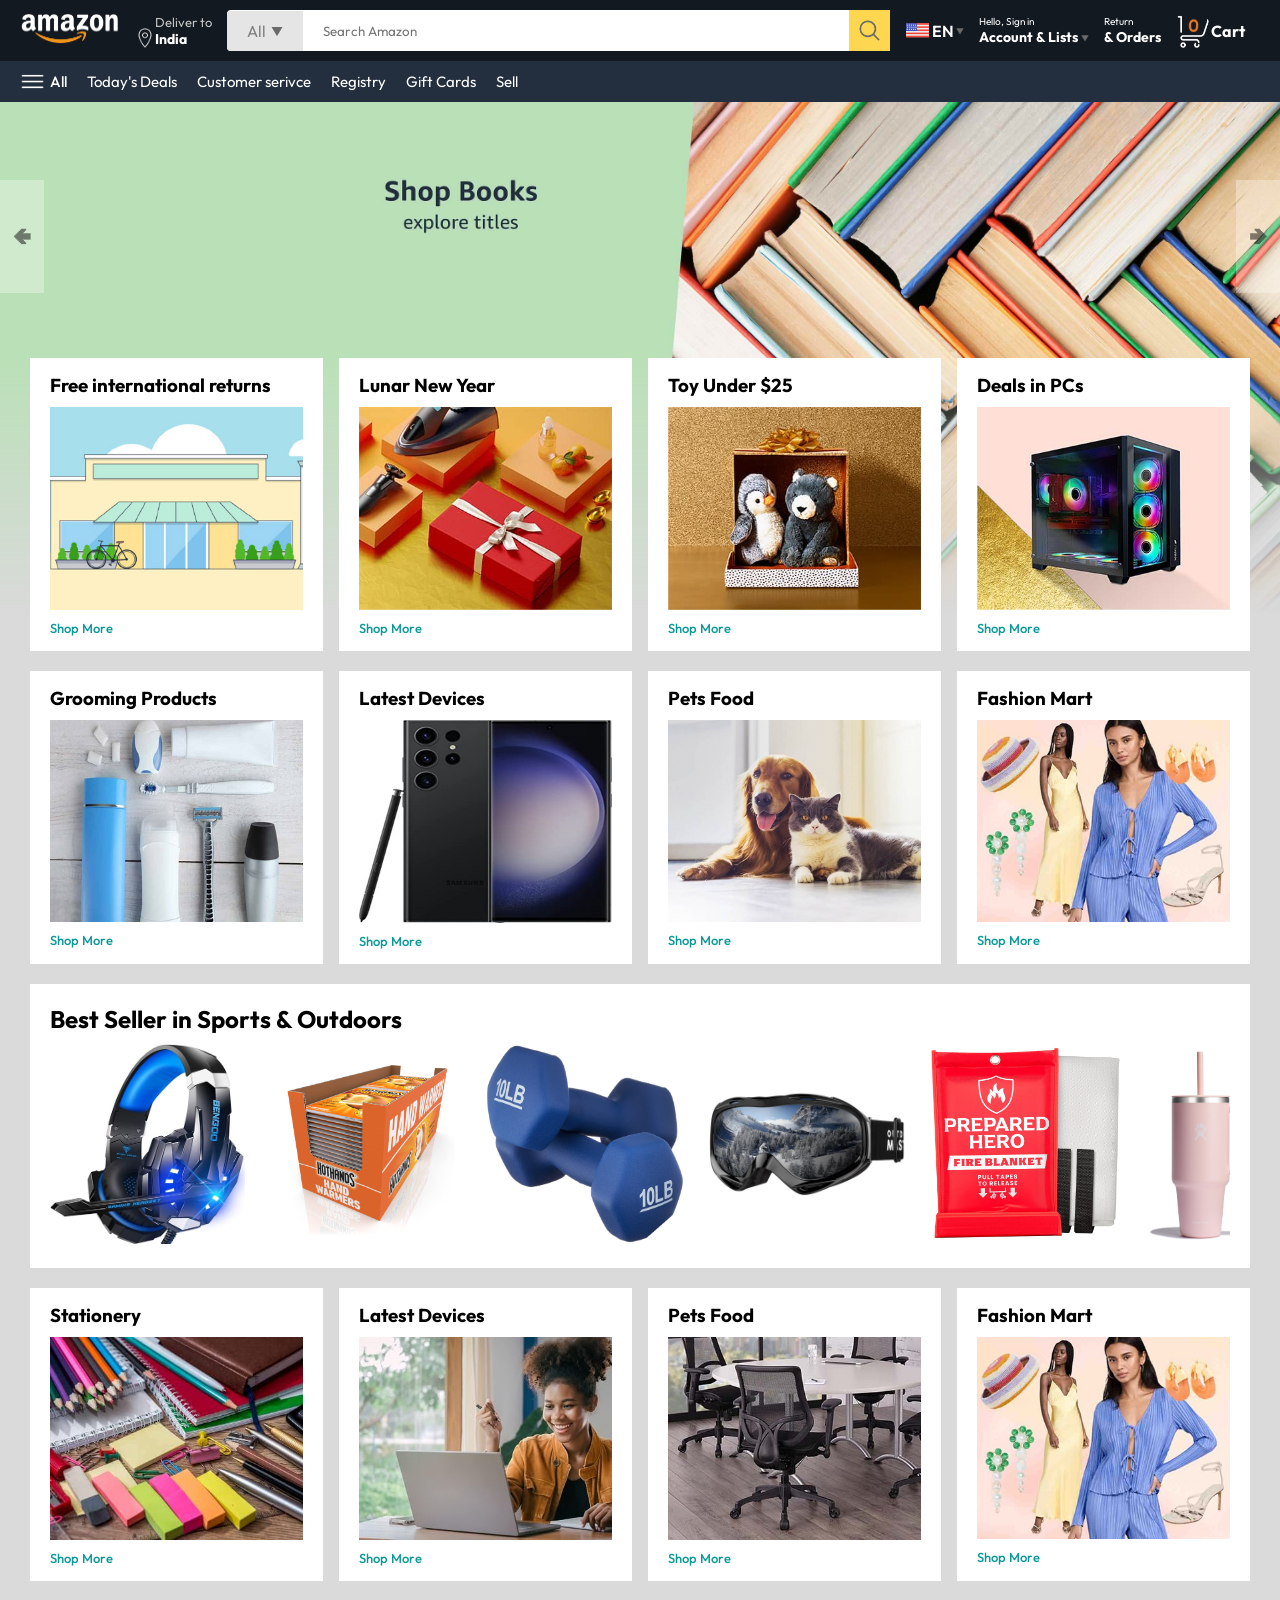
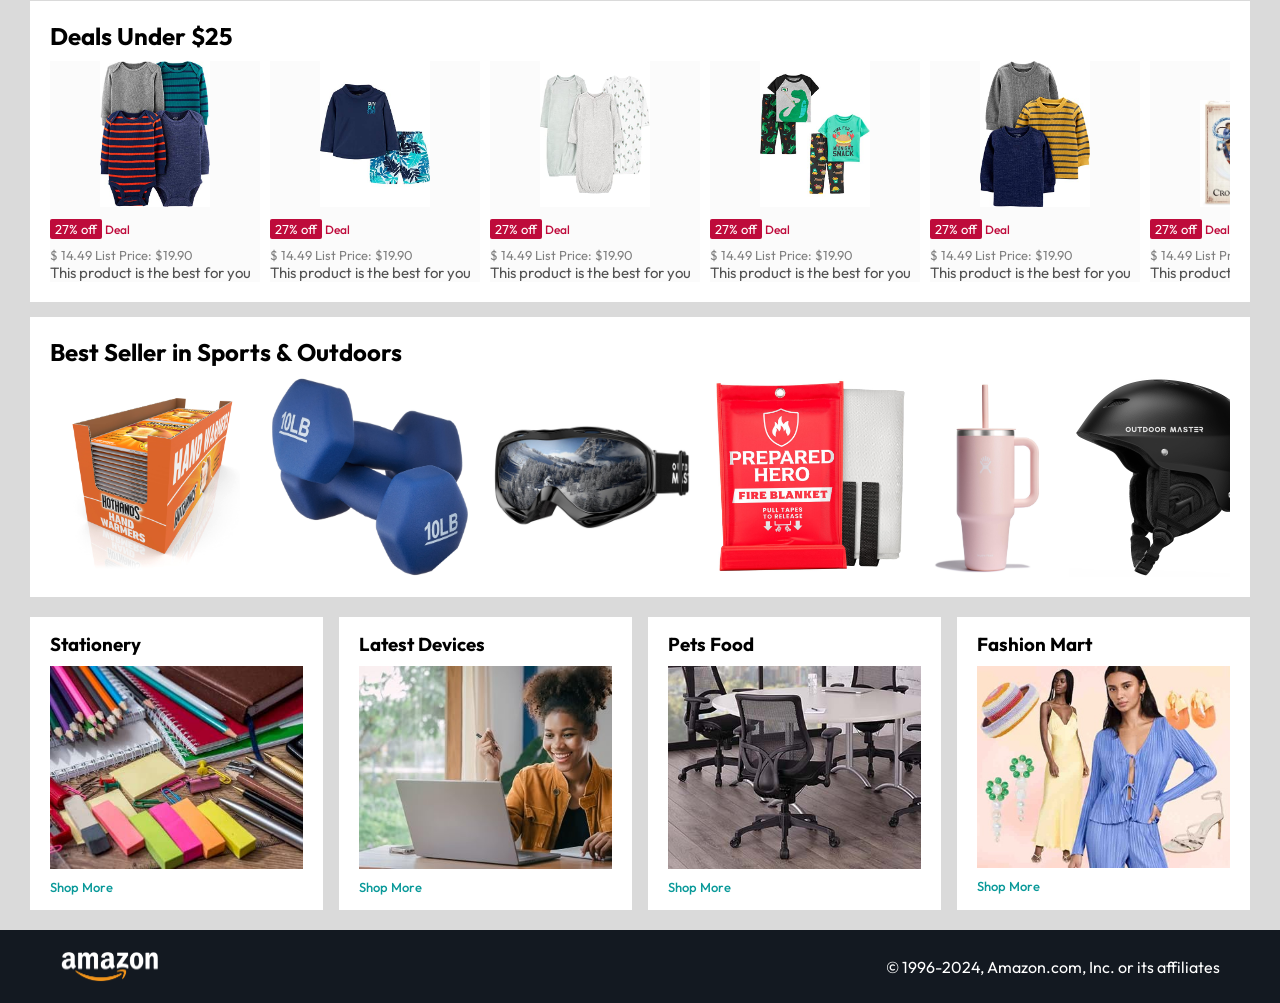
<file: Amazon-Clon/index.Html>
<!DOCTYPE html>
<html lang="en">
<head>
    <meta charset="UTF-8">
    <meta name="viewport" content="width=device-width, initial-scale=1.0">
    <title>Amazon</title>
    <link rel="stylesheet" href="style.css">
</head>
<body>
    <nav>
        <a href="/"><img src="./assets/amazon_logo.png" width="100" alt="logo">
        </a>
        <div class="nav-country">
            <img src="./assets/location_icon.png"  height="20" alt="locations">
            <div>
                <p>Deliver to</p>
                <h1>India</h1>
            </div>
        </div>
        <div class="nav-search">
            <div class="nav-search-cat">
                <p>All</p>
                <img src="./assets/dropdown_icon.png" height="12">
            </div>
            <input type="text" class="nav-search-input" placeholder="Search Amazon">
            <img src="./assets/search_icon.png" class="nav-search-icon" alt="">
        </div>
        <div class="nav-lang">
            <img src="./assets/us_flag.png" width="25px" alt="">
            <p>EN</p>
            <img src="./assets/dropdown_icon.png" width="8px" alt="">
        </div>
        <div class="nav-text">
            <p>Hello, Sign in</p>
            <h1>Account & Lists <img src="./assets/dropdown_icon.png" width="8px" alt=""></h1>
        </div>
        <div class="nav-text">
            <p>Return</p>
            <h1>& Orders </h1>
        </div>
        <a href="" class="nav-cart">
            <img src="./assets/cart_icon.png" width="35px" alt="">
            <h4>Cart</h4>
        </a>
    </nav>
    <div class="nav-bottom">
        <div>
            <img src="./assets/menu_icon.png" width="25px" alt="">
            <p>All</p>
        </div>
        <p>Today's Deals</p>
        <p>Customer serivce</p>
        <p>Registry</p>
        <p>Gift Cards</p>
        <p>Sell</p>

    </div>

    <div class="header-slider">
        <a href="#" class="control_Prev">&#129144</a>
        <a href="#" class="control_next">&#129146</a>
        <ul>
            <img src="./assets/header1.jpg" class="header-img" alt="">
            <img src="./assets/header2.jpg" class="header-img" alt="">
            <img src="./assets/header3.jpg" class="header-img" alt="">
            <img src="./assets/header4.jpg" class="header-img" alt="">
            <img src="./assets/header5.jpg" class="header-img" alt="">
            <img src="./assets/header6.jpg" class="header-img" alt="">
        </ul> 
    </div>
    <div class="box-row header-box">
        <div class="box-col">
            <h3>Free international returns</h3>
            <img src="./assets/box1-1.jpg" alt="">
            <a href="/">Shop More</a>
        </div>
    
    
        <div class="box-col">
            <h3>Lunar New Year</h3>
            <img src="./assets/box1-2.jpg" alt="">
            <a href="/">Shop More</a>
        </div>
    
    
        <div class="box-col">
            <h3>Toy Under $25</h3>
            <img src="./assets/box1-3.jpg" alt="">
            <a href="/">Shop More</a>
        </div>
    
        <div class="box-col">
            <h3>Deals in PCs</h3>
            <img src="./assets/box1-4.jpg" alt="">
            <a href="/">Shop More</a>
        </div>
    </div>

    <div class="box-row">
        <div class="box-col">
            <h3>Grooming Products</h3>
            <img src="./assets/box2-1.jpg" alt="">
            <a href="/">Shop More</a>
        </div>
    
    
        <div class="box-col">
            <h3>Latest Devices</h3>
            <img src="./assets/box2-2.jpg" alt="">
            <a href="/">Shop More</a>
        </div>
    
    
        <div class="box-col">
            <h3>Pets Food</h3>
            <img src="./assets/box2-3.jpg" alt="">
            <a href="/">Shop More</a>
        </div>
    
        <div class="box-col">
            <h3>Fashion Mart</h3>
            <img src="./assets/box2-4.jpg" alt="">
            <a href="/">Shop More</a>
        </div>
    </div>


    <div class="product-slider">
        <h2>Best Seller in Sports & Outdoors</h2>
        <div class="products">
            <a href="product.html">
            <img src="./assets/product_img.jpg" alt="">
        </a>
            <img src="./assets/product1-1.jpg" alt="">
            <img src="./assets/product1-2.jpg" alt="">
            <img src="./assets/product1-3.jpg" alt="">
            <img src="./assets/product1-4.jpg" alt="">
            <img src="./assets/product1-5.jpg" alt="">
            <img src="./assets/product1-6.jpg" alt="">
            <img src="./assets/product1-7.jpg" alt="">
            <img src="./assets/product1-8.jpg" alt="">
            <img src="./assets/product1-9.jpg" alt="">
            <img src="./assets/product1-10.jpg" alt="">
        </div>
    </div>

    <div class="box-row">
        <div class="box-col">
            <h3>Stationery</h3>
            <img src="./assets/box3-1.jpg" alt="">
            <a href="/">Shop More</a>
        </div>
    
    
        <div class="box-col">
            <h3>Latest Devices</h3>
            <img src="./assets/box3-2.jpg" alt="">
            <a href="/">Shop More</a>
        </div>
    
    
        <div class="box-col">
            <h3>Pets Food</h3>
            <img src="./assets/box3-3.jpg" alt="">
            <a href="/">Shop More</a>
        </div>
    
        <div class="box-col">
            <h3>Fashion Mart</h3>
            <img src="./assets/box2-4.jpg" alt="">
            <a href="/">Shop More</a>
        </div>
    </div>
    <div class="product-slider-with-price">
        <h2>Deals Under $25</h2>
        <div class="products">
            <div class="product-card">
                <div class="product-img-container">
                    <img src="./assets/product2-1.jpg" alt="">
                </div>
                <div class="product-offer">
                    <p>27% off</p> <span>Deal</span>
                </div>
                <p class="product-price">$ <span>14.49</span> List Price: $19.90</p>
                <h4>This product is the best for you</h4>
            </div>
            <div class="product-card">
                <div class="product-img-container">
                    <img src="./assets/product2-2.jpg" alt="">
                </div>
                <div class="product-offer">
                    <p>27% off</p> <span>Deal</span>
                </div>
                <p class="product-price">$ <span>14.49</span> List Price: $19.90</p>
                <h4>This product is the best for you</h4>
            </div>
            <div class="product-card">
                <div class="product-img-container">
                    <img src="./assets/product2-3.jpg" alt="">
                </div>
                <div class="product-offer">
                    <p>27% off</p> <span>Deal</span>
                </div>
                <p class="product-price">$ <span>14.49</span> List Price: $19.90</p>
                <h4>This product is the best for you</h4>
            </div>
            <div class="product-card">
                <div class="product-img-container">
                    <img src="./assets/product2-4.jpg" alt="">
                </div>
                <div class="product-offer">
                    <p>27% off</p> <span>Deal</span>
                </div>
                <p class="product-price">$ <span>14.49</span> List Price: $19.90</p>
                <h4>This product is the best for you</h4>
            </div>
            <div class="product-card">
                <div class="product-img-container">
                    <img src="./assets/product2-5.jpg" alt="">
                </div>
                <div class="product-offer">
                    <p>27% off</p> <span>Deal</span>
                </div>
                <p class="product-price">$ <span>14.49</span> List Price: $19.90</p>
                <h4>This product is the best for you</h4>
            </div>
            <div class="product-card">
                <div class="product-img-container">
                    <img src="./assets/product2-6.jpg" alt="">
                </div>
                <div class="product-offer">
                    <p>27% off</p> <span>Deal</span>
                </div>
                <p class="product-price">$ <span>14.49</span> List Price: $19.90</p>
                <h4>This product is the best for you</h4>
            </div>
            <div class="product-card">
                <div class="product-img-container">
                    <img src="./assets/product2-7.jpg" alt="">
                </div>
                <div class="product-offer">
                    <p>27% off</p> <span>Deal</span>
                </div>
                <p class="product-price">$ <span>14.49</span> List Price: $19.90</p>
                <h4>This product is the best for you</h4>
            </div>
            <div class="product-card">
                <div class="product-img-container">
                    <img src="./assets/product2-8.jpg" alt="">
                </div>
                <div class="product-offer">
                    <p>27% off</p> <span>Deal</span>
                </div>
                <p class="product-price">$ <span>14.49</span> List Price: $19.90</p>
                <h4>This product is the best for you</h4>
            </div>
            <div class="product-card">
                <div class="product-img-container">
                    <img src="./assets/product2-9.jpg" alt="">
                </div>
                <div class="product-offer">
                    <p>27% off</p> <span>Deal</span>
                </div>
                <p class="product-price">$ <span>14.49</span> List Price: $19.90</p>
                <h4>This product is the best for you</h4>
            </div>
            <div class="product-card">
                <div class="product-img-container">
                    <img src="./assets/product2-10.jpg" alt="">
                </div>
                <div class="product-offer">
                    <p>27% off</p> <span>Deal</span>
                </div>
                <p class="product-price">$ <span>14.49</span> List Price: $19.90</p>
                <h4>This product is the best for you</h4>
            </div>
            <div class="product-card">
                <div class="product-img-container">
                    <img src="./assets/product2-11.jpg" alt="">
                </div>
                <div class="product-offer">
                    <p>27% off</p> <span>Deal</span>
                </div>
                <p class="product-price">$ <span>14.49</span> List Price: $19.90</p>
                <h4>This product is the best for you</h4>
            </div>
        </div>
    </div>
    
    <div class="product-slider">
        <h2>Best Seller in Sports & Outdoors</h2>
        <div class="products">
            <img src="./assets/product1-1.jpg" alt="">
            <img src="./assets/product1-2.jpg" alt="">
            <img src="./assets/product1-3.jpg" alt="">
            <img src="./assets/product1-4.jpg" alt="">
            <img src="./assets/product1-5.jpg" alt="">
            <img src="./assets/product1-6.jpg" alt="">
            <img src="./assets/product1-7.jpg" alt="">
            <img src="./assets/product1-8.jpg" alt="">
            <img src="./assets/product1-9.jpg" alt="">
            <img src="./assets/product1-10.jpg" alt="">
        </div>
    </div>




    <div class="box-row">
        <div class="box-col">
            <h3>Stationery</h3>
            <img src="./assets/box3-1.jpg" alt="">
            <a href="/">Shop More</a>
        </div>
    
    
        <div class="box-col">
            <h3>Latest Devices</h3>
            <img src="./assets/box3-2.jpg" alt="">
            <a href="/">Shop More</a>
        </div>
    
    
        <div class="box-col">
            <h3>Pets Food</h3>
            <img src="./assets/box3-3.jpg" alt="">
            <a href="/">Shop More</a>
        </div>
    
        <div class="box-col">
            <h3>Fashion Mart</h3>
            <img src="./assets/box2-4.jpg" alt="">
            <a href="/">Shop More</a>
        </div>
    </div>





    <footer>
        <img src="./assets/amazon_logo.png" width="100" alt="">
        <p>© 1996-2024, Amazon.com, Inc. or its affiliates</p>
    </footer>




<script src="script.js"></script>

</body>
</html>
</file>
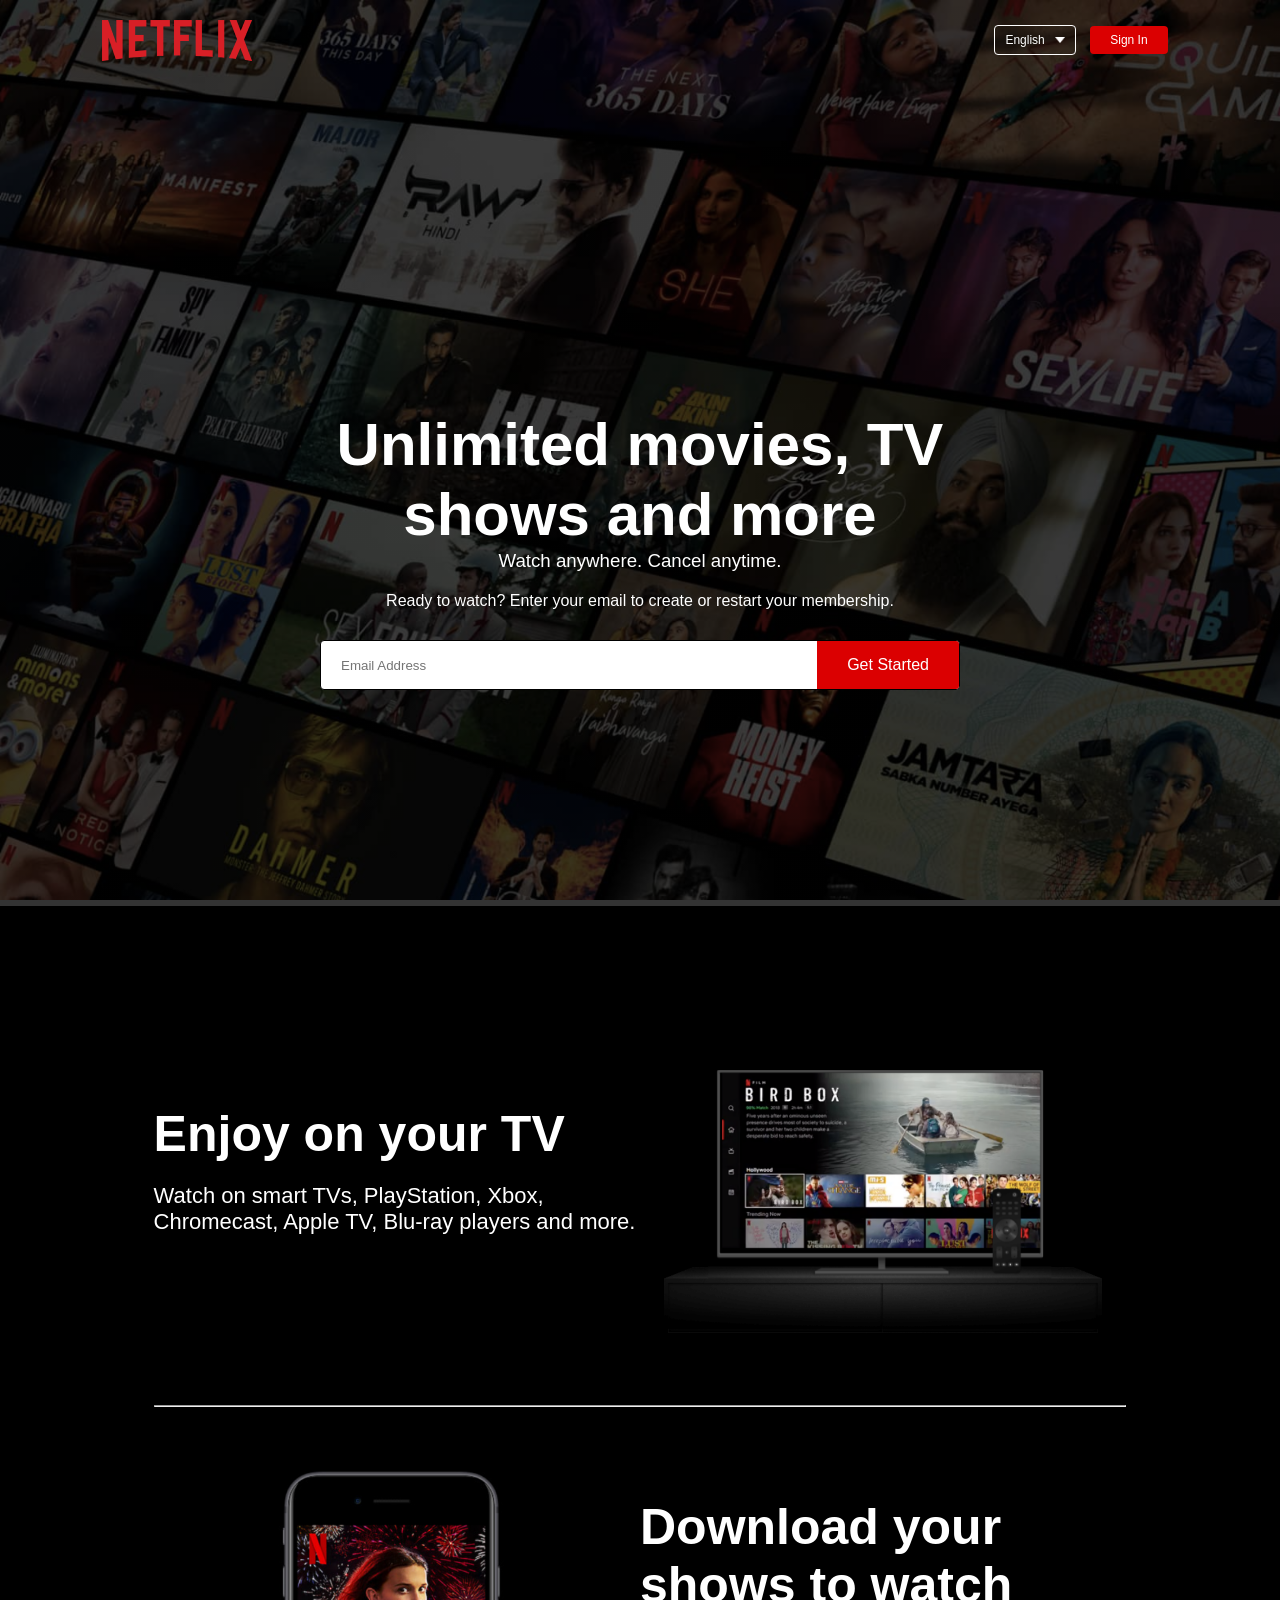
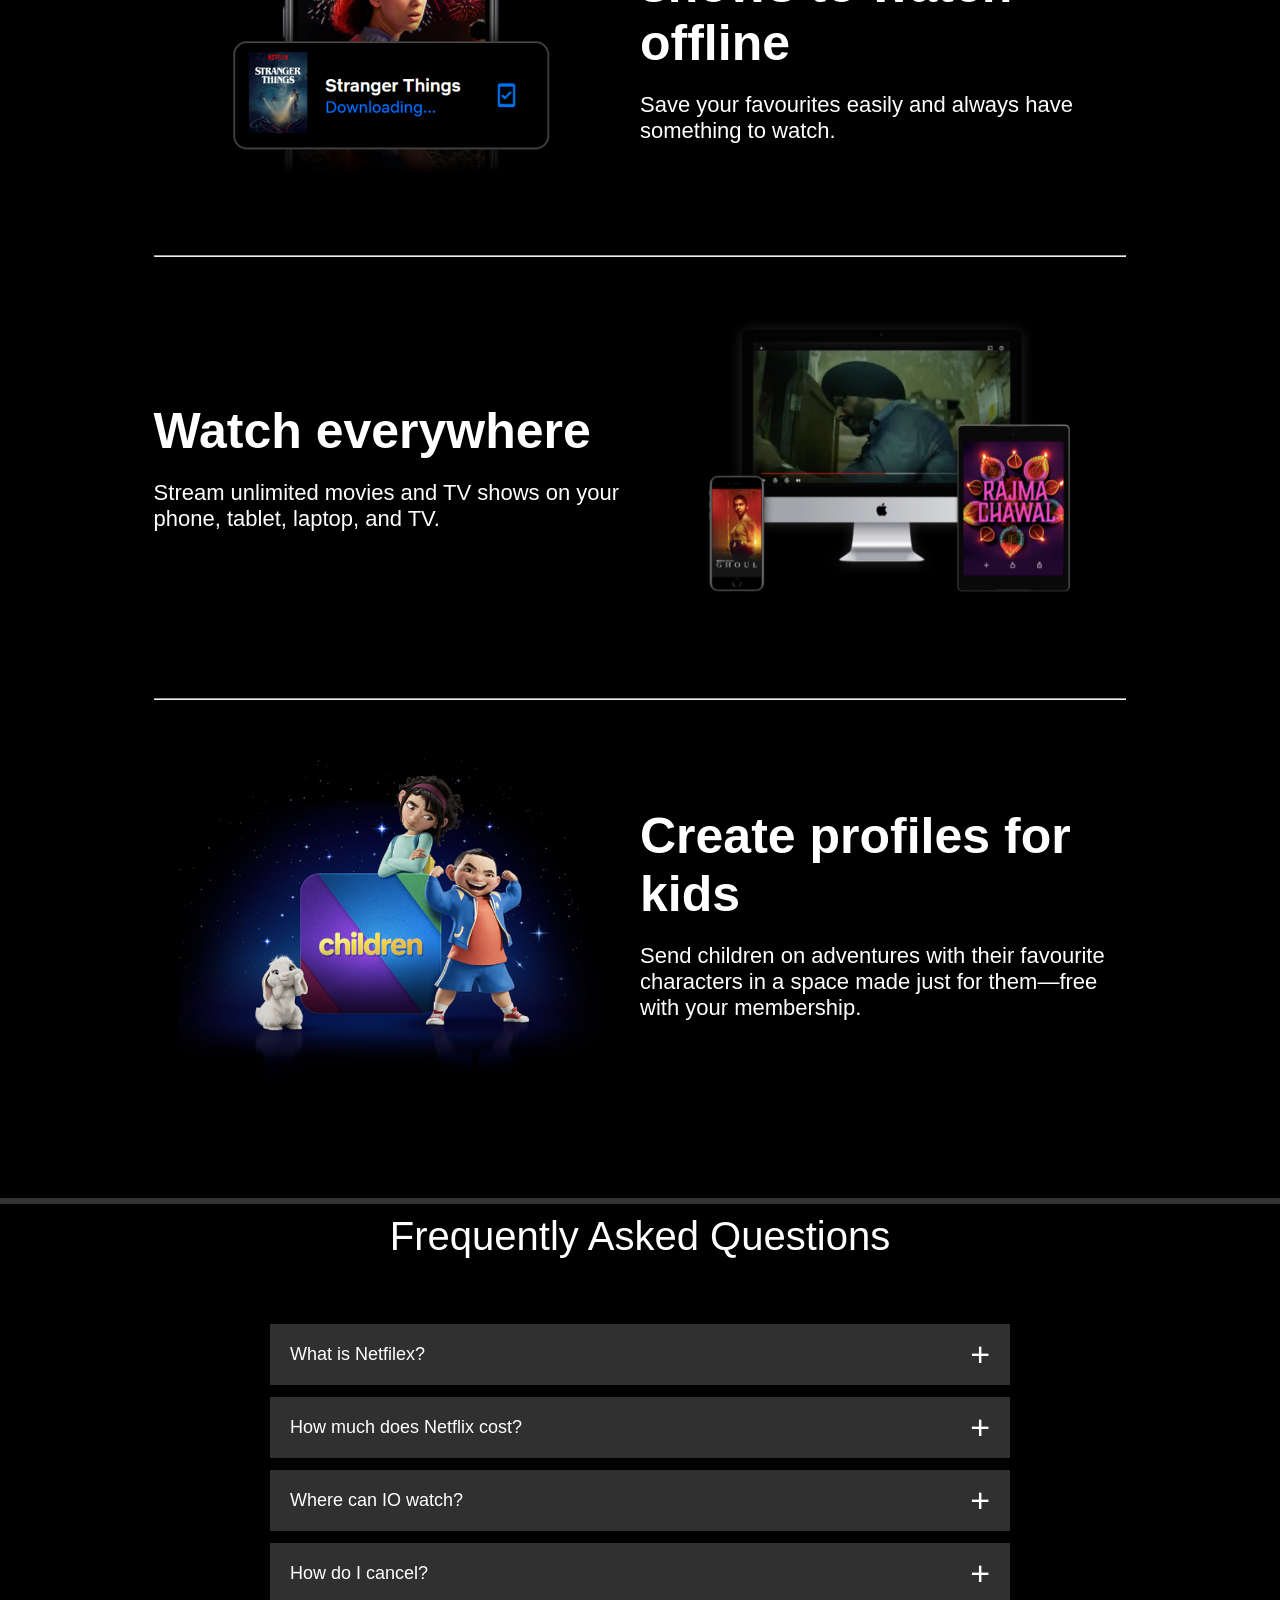
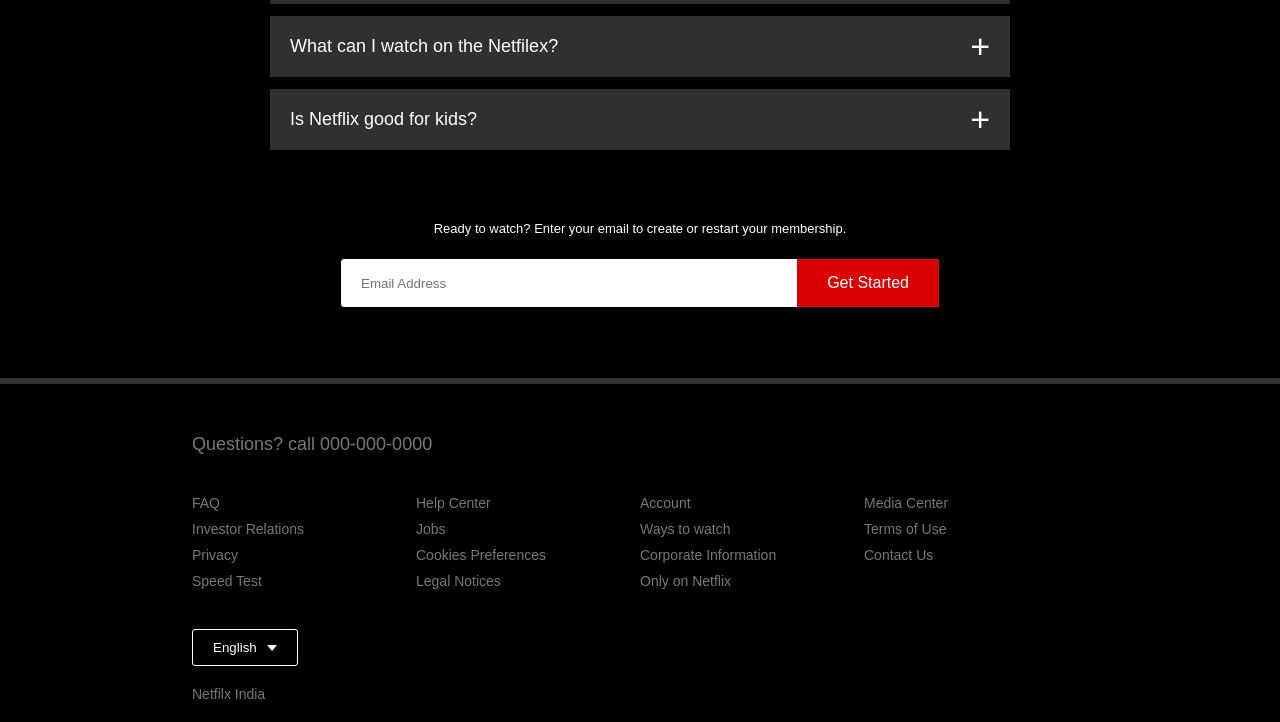
<file: netflix/index.html>
<!DOCTYPE html>
<html lang="en">
<head>
    <meta charset="UTF-8">
    <meta name="viewport" content="width=device-width, initial-scale=1.0">
    <link rel="stylesheet" href="index.css">
    <title>Netflix India</title>
    <link rel="icon" type="image/png" href="images/icons8-netflix-logo-96 (1).png">
</head>
<body>
    <div class="header">
        <nav>
            <img src="images/logo.png" alt="" class="logo">
            <div class="">
                <button class="language-btn">English <img src="images/down-icon.png" alt=""></button>
                <button>Sign In</button>
            </div>
        </nav>
        <div class="header-content">
            <h1>Unlimited movies, TV shows and more</h1>
            <h3>Watch anywhere. Cancel anytime.</h3>
            <p>Ready to watch? Enter your email to create or restart your membership.</p>
            <form action="" class="email-signup">
                <input type="email" placeholder="Email Address" required>
                <button type="submit"> Get Started</button>
            </form>
        </div>
    </div>
    <div class="features">
        <div class="row">
    <div class="text-col">
        <h2>Enjoy on your TV</h2>
        <p>Watch on smart TVs, PlayStation, Xbox, Chromecast, Apple TV, Blu-ray players and more.</p>
    </div>
    <div class="img-col">
        <img src="images/feature-1.png" alt="">
    </div>
        </div>
        <hr>


        <div class="row">

            <div class="img-col">
                <img src="images/feature-2.png" alt="">
            </div>
            <div class="text-col">
                <h2>Download your shows to watch offline</h2>
                <p>Save your favourites easily and always have something to watch.</p>
            </div>
            
                </div>
<hr>

                <div class="row">
                    <div class="text-col">
                        <h2>Watch everywhere</h2>
                        <p>Stream unlimited movies and TV shows on your phone, tablet, laptop, and TV.</p>
                    </div>
                    <div class="img-col">
                        <img src="images/feature-3.png" alt="">
                    </div>
                        </div>
<hr>
                        <div class="row">
                            <div class="img-col">
                                <img src="images/feature-4.png" alt="">
                            </div>
                            <div class="text-col">
                                <h2>Create profiles for kids</h2>
                                <p>Send children on adventures with their favourite characters in a space made just for them—free with your membership.</p>
                            </div>
                           
                                </div>
                                
    </div>
    



    <div class="faq">
        <h2> Frequently Asked Questions</h2>
        <ul class="accordion">
            <li>
                <input type="radio" name="accordion" id="first">
                <label for="first">What is Netfilex?</label>
                <div class="content">
                    <p>
                        Netflix is a streaming service that offers a wide variety of award-winning TV shows, movies, anime, documentaries and more – on thousands of internet-connected devices.

                        You can watch as much as you want, whenever you want, without a single ad – all for one low monthly price. There's always something new to discover, and new TV shows and movies are added every week!                    </p>
                </div>
            </li>
            <li>
                <input type="radio" name="accordion" id="second">
                <label for="second">How much does Netflix cost?</label>
                <div class="content">
                    <p>
                        Watch Netflix on your smartphone, tablet, Smart TV, laptop, or streaming device, all for one fixed monthly fee. Plans range from ₹149 to ₹649 a month. No extra costs, no contracts.                    </p>
                </div>
            </li>
            <li>
                <input type="radio" name="accordion" id="third">
                <label for="third">Where can IO watch?</label>
                <div class="content">
                    <p>
                        Watch anywhere, anytime. Sign in with your Netflix account to watch instantly on the web at netflix.com from your personal computer or on any internet-connected device that offers the Netflix app, including smart TVs, smartphones, tablets, streaming media players and game consoles.

                        You can also download your favourite shows with the iOS, Android, or Windows 10 app. Use downloads to watch while you're on the go and without an internet connection. Take Netflix with you anywhere.                    </p>
                </div>
            </li>
            <li>
                <input type="radio" name="accordion" id="fourth">
                <label for="fourth">How do I cancel?</label>
                <div class="content">
                    <p>
                        Netflix is flexible. There are no annoying contracts and no commitments. You can easily cancel your account online in two clicks. There are no cancellation fees – start or stop your account anytime.                    </p>
                </div>
            </li>
            <li>
                <input type="radio" name="accordion" id="fifth">
                <label for="fifth">What can I watch on the Netfilex?</label>
                <div class="content">
                    <p>
                        Netflix has an extensive library of feature films, documentaries, TV shows, anime, award-winning Netflix originals, and more. Watch as much as you want, anytime you want.                    </p>
                </div>
            </li>
            <li>
                <input type="radio" name="accordion" id="sixth">
                <label for="sixth">Is Netflix good for kids?</label>
                <div class="content">
                    <p>
                        The Netflix Kids experience is included in your membership to give parents control while kids enjoy family-friendly TV shows and films in their own space.

                        Kids profiles come with PIN-protected parental controls that let you restrict the maturity rating of content kids can watch and block specific titles you don’t want kids to see.                    </p>
                </div>
            
        </ul>
        <small>Ready to watch? Enter your email to create or restart your membership.</small>
        <form action="" class="email-signup">
            <input type="email" placeholder="Email Address" required>
            <button type="submit"> Get Started</button>
        </form>
        


    </div>
     <div class="footer">
      <h2>Questions? call 000-000-0000</h2>

      <div class="row">

        <div class="col">
            <a href="#">FAQ</a>
            <a href="#">Investor Relations</a>
            <a href="#">Privacy</a>
            <a href="#">Speed Test</a>
        </div>
        
            <div class="col">
                <a href="#">Help Center</a>
                <a href="#">Jobs</a>
                <a href="#">Cookies Preferences</a>
                <a href="#">Legal Notices</a>
            </div>
           
                <div class="col">
                    <a href="#">Account</a>
                    <a href="#">Ways to watch</a>
                    <a href="#">Corporate Information</a>
                    <a href="#">Only on Netflix</a>
                </div>
                
                    <div class="col">
                        <a href="#">Media Center</a>
                        <a href="#">Terms of Use</a>
                        <a href="#">Contact Us</a>
                       
                    </div>
      </div>
      <button class="language-btn">English <img src="images/down-icon.png" alt=""></button>
      <P class="copyright">Netfilx India</P>
     </div>





</body>
</html>
</file>
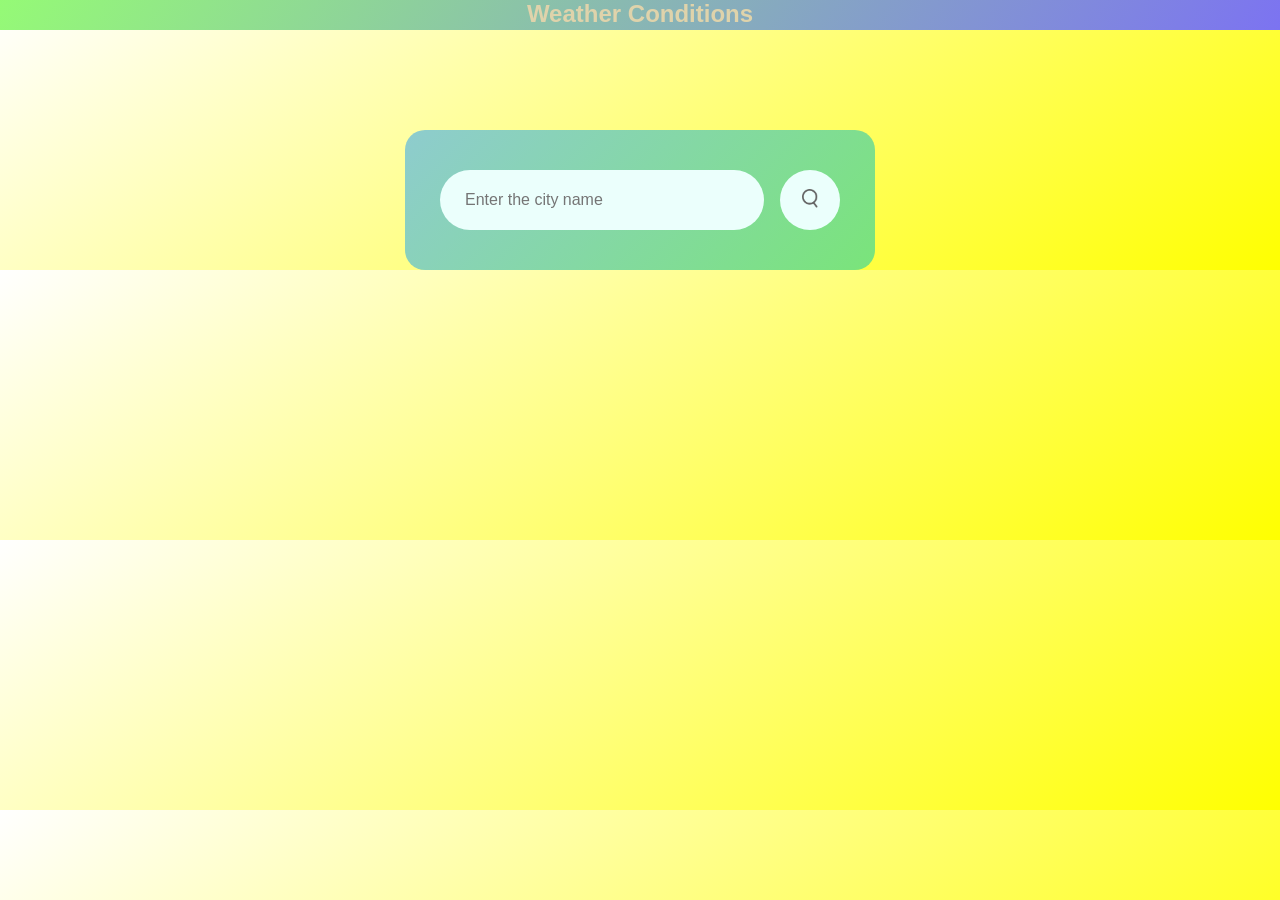
<file: weather/index.html>
<!DOCTYPE html>
<html lang="en">
<head>
    <meta charset="UTF-8">
    <meta name="viewport" content="width=device-width, initial-scale=1.0">
    <title>Weather checker</title>
    <link rel="stylesheet" href="style.css">
</head>
<body>
    <div class="topic">
       <p>Weather Conditions</p> 
    </div>
    <div class="card">
         <div class="search">

            <input type="text" placeholder="Enter the city name" spellcheck="false">
            <button>
                <img src="weather-app-img/images/search.png">
            </button>
         </div>
         <div class="error">
            <p>Invalid city name</p>
         </div>
         <div class="weather">
            <img src="weather-app-img/images/rain.png" class="weather-icon">
         <h1 class="temp">22°c</h1>
         <h2 class="city">New York</h2>
         <div class="details">
            <div class="col">
                <img src="weather-app-img/images/humidity.png">
                <div>
                    <p class="humidity">50%</p>
                    <p>Humidity</p>
                </div>
            </div>
            <div class="col">
                <img src="weather-app-img/images/wind.png">
                <div>
                    <p class="wind">15 Km/h</p>
                    <p>Wind speed</p>
                </div>
            </div>
         </div>
         </div>

    </div>
    <script>
        const apiKey = "c6295a4aa6022f71ea336803788ac6c0";
        const apiUrl = "https://api.openweathermap.org/data/2.5/weather?units=metric&q=";

        const searchBox = document.querySelector(".search input");
        const searchBtn = document.querySelector(".search button");
        const weatherIcon = document.querySelector(".weather-icon");

        async function checkWeather(city){
            const response = await fetch(apiUrl + city + `&appid=${apiKey}`);

            if(response.status == 404){
                document.querySelector(".error").style.display =  "block";
                document.querySelector(".weather").style.display = "none";

            }else
            {
                var data = await response.json();

          

document.querySelector(".city").innerHTML = data.name;
document.querySelector(".temp").innerHTML = Math.round(data.main.temp) +"°c";
document.querySelector(".humidity").innerHTML = data.main.humidity + "%";
document.querySelector(".wind").innerHTML = data.wind.speed + "km/h";

if (data.weather[0].main == "Clouds"){
    weatherIcon.src="weather-app-img/images/clouds.png";

}else if (data.weather[0].main == "Clear"){               
    weatherIcon.src="weather-app-img/images/clear.png";
}
else if (data.weather[0].main == "Rain"){               
    weatherIcon.src="weather-app-img/images/rain.png";
}
else if (data.weather[0].main == "Mist"){               
    weatherIcon.src="weather-app-img/images/mist.png";
}
else if (data.weather[0].main == "Drizzle"){               
    weatherIcon.src="weather-app-img/images/drizzle.png";
}
document.querySelector(".weather").style.display = "block";
document.querySelector(".error").style.display =  "none";
            }
            
        }
        searchBtn.addEventListener("click", ()=>{
            checkWeather(searchBox.value);
        })

        </script>

    
</body>
</html>
</file>
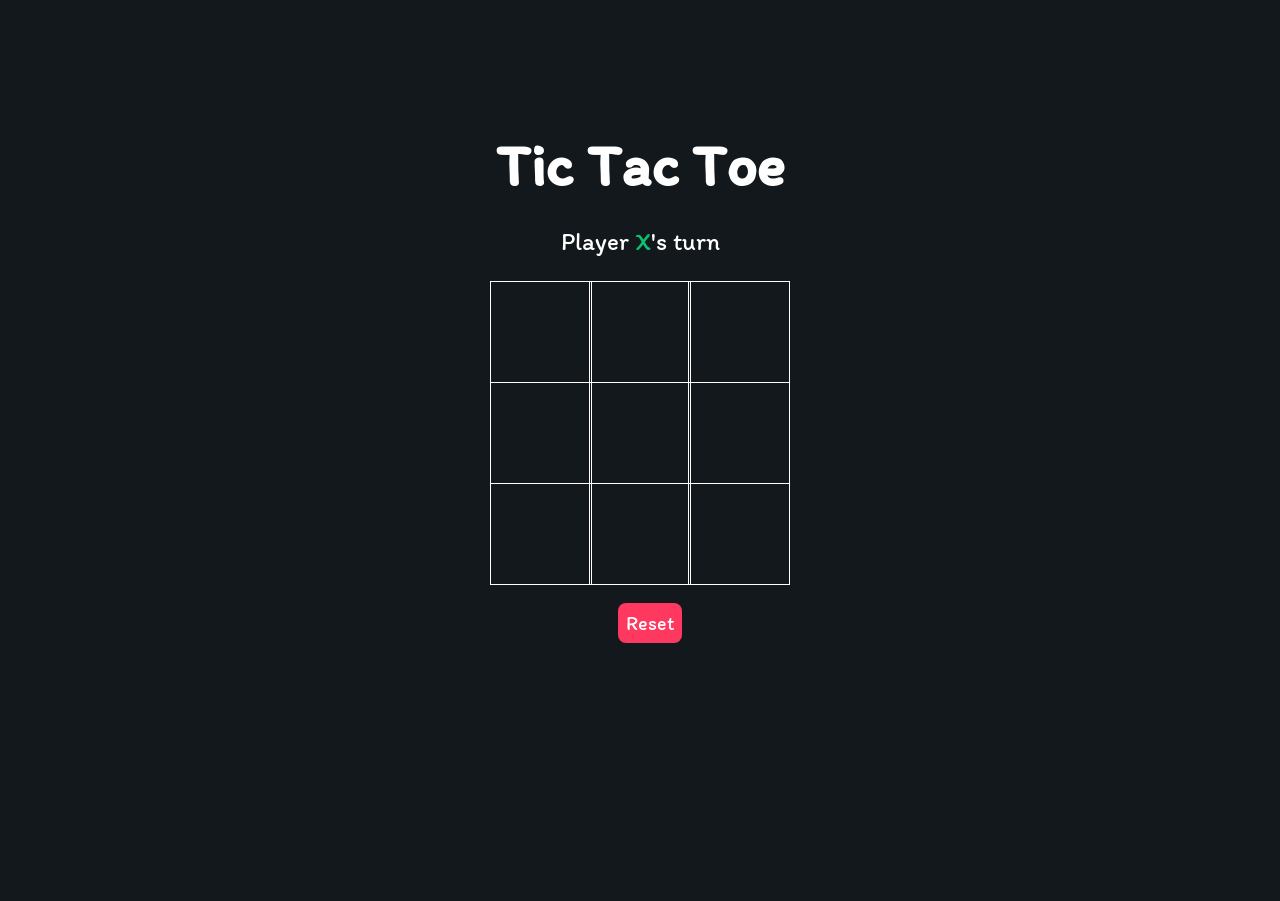
<file: TASK 3/tic-tac-toe-master/index.html>
<html lang="en">
<head>
    <meta charset="UTF-8">
    <meta http-equiv="X-UA-Compatible" content="IE=edge">
    <meta name="viewport" content="width=device-width, initial-scale=1.0">
    <link rel="stylesheet" href="style.css">
    <link rel="preconnect" href="https://fonts.gstatic.com">
    <link href="https://fonts.googleapis.com/css2?family=Itim&display=swap" rel="stylesheet">
    <script src="./index.js"></script>
    <title>Tic-Tac-Toe</title>
</head>
<body>
    <main class="background">
        <section class="title">
            <h1>Tic Tac Toe</h1>
        </section>
        <section class="display">
            Player <span class="display-player playerX">X</span>'s turn
        </section>
        <section class="container">
            <div class="tile"></div>
            <div class="tile"></div>
            <div class="tile"></div>
            <div class="tile"></div>
            <div class="tile"></div>
            <div class="tile"></div>
            <div class="tile"></div>
            <div class="tile"></div>
            <div class="tile"></div>
        </section>
        <section class="display announcer hide"></section>
        <section class="controls">
            <button id="reset">Reset</button>
        </section>
    </main>
</body>
</html>
</file>
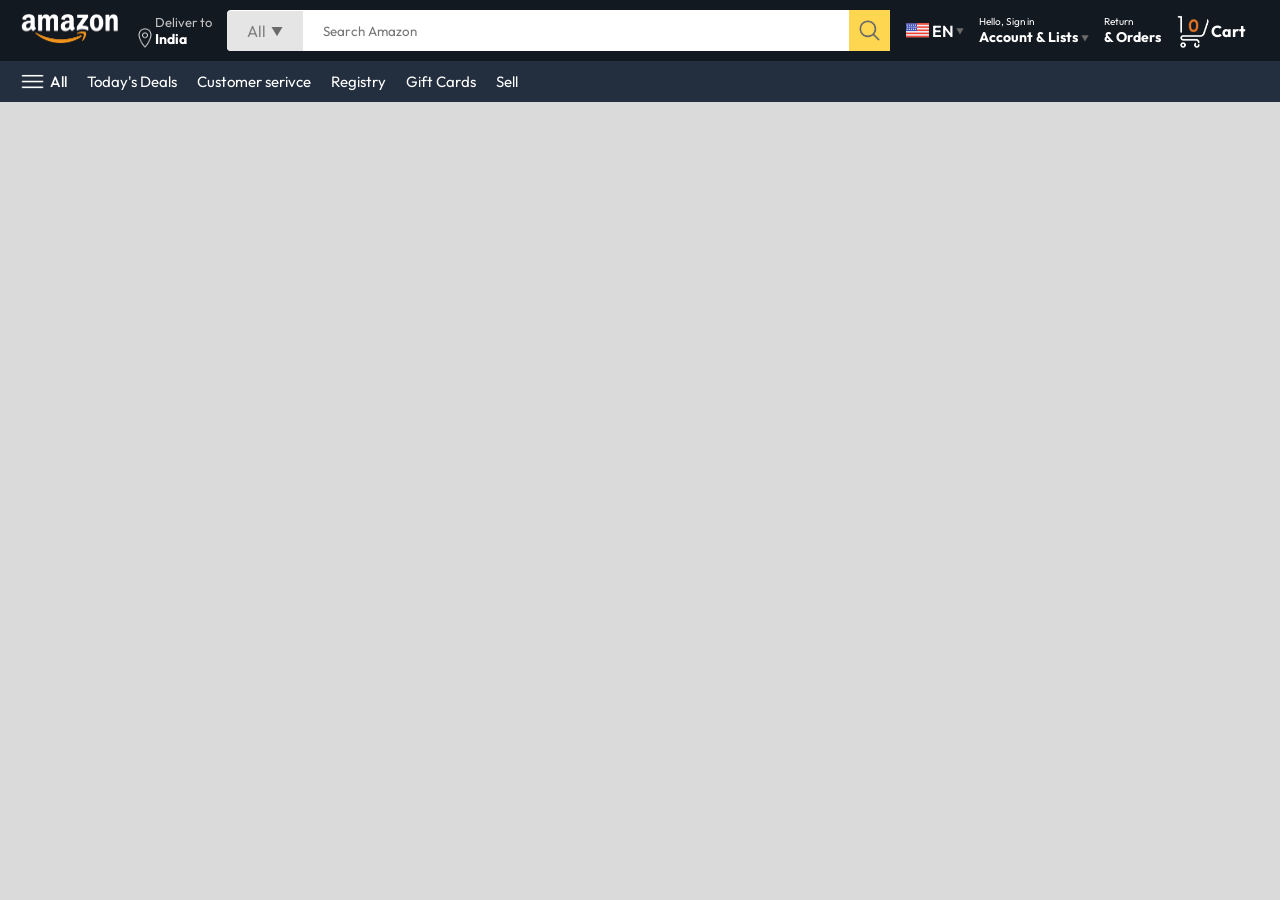
<file: Amazon-Clon/product.html>
<!DOCTYPE html>
<html lang="en">
<head>
    <meta charset="UTF-8">
    <meta name="viewport" content="width=device-width, initial-scale=1.0">
    <title>Product Page</title>
    <link rel="stylesheet" href="style.css">
</head>
<body>
    <nav>
        <a href="/"><img src="./assets/amazon_logo.png" width="100" alt="logo">
        </a>
        <div class="nav-country">
            <img src="./assets/location_icon.png"  height="20" alt="locations">
            <div>
                <p>Deliver to</p>
                <h1>India</h1>
            </div>
        </div>
        <div class="nav-search">
            <div class="nav-search-cat">
                <p>All</p>
                <img src="./assets/dropdown_icon.png" height="12">
            </div>
            <input type="text" class="nav-search-input" placeholder="Search Amazon">
            <img src="./assets/search_icon.png" class="nav-search-icon" alt="">
        </div>
        <div class="nav-lang">
            <img src="./assets/us_flag.png" width="25px" alt="">
            <p>EN</p>
            <img src="./assets/dropdown_icon.png" width="8px" alt="">
        </div>
        <div class="nav-text">
            <p>Hello, Sign in</p>
            <h1>Account & Lists <img src="./assets/dropdown_icon.png" width="8px" alt=""></h1>
        </div>
        <div class="nav-text">
            <p>Return</p>
            <h1>& Orders </h1>
        </div>
        <a href="" class="nav-cart">
            <img src="./assets/cart_icon.png" width="35px" alt="">
            <h4>Cart</h4>
        </a>
    </nav>
    <div class="nav-bottom">
        <div>
            <img src="./assets/menu_icon.png" width="25px" alt="">
            <p>All</p>
        </div>
        <p>Today's Deals</p>
        <p>Customer serivce</p>
        <p>Registry</p>
        <p>Gift Cards</p>
        <p>Sell</p>

    </div>

</body>
</html>
</file>
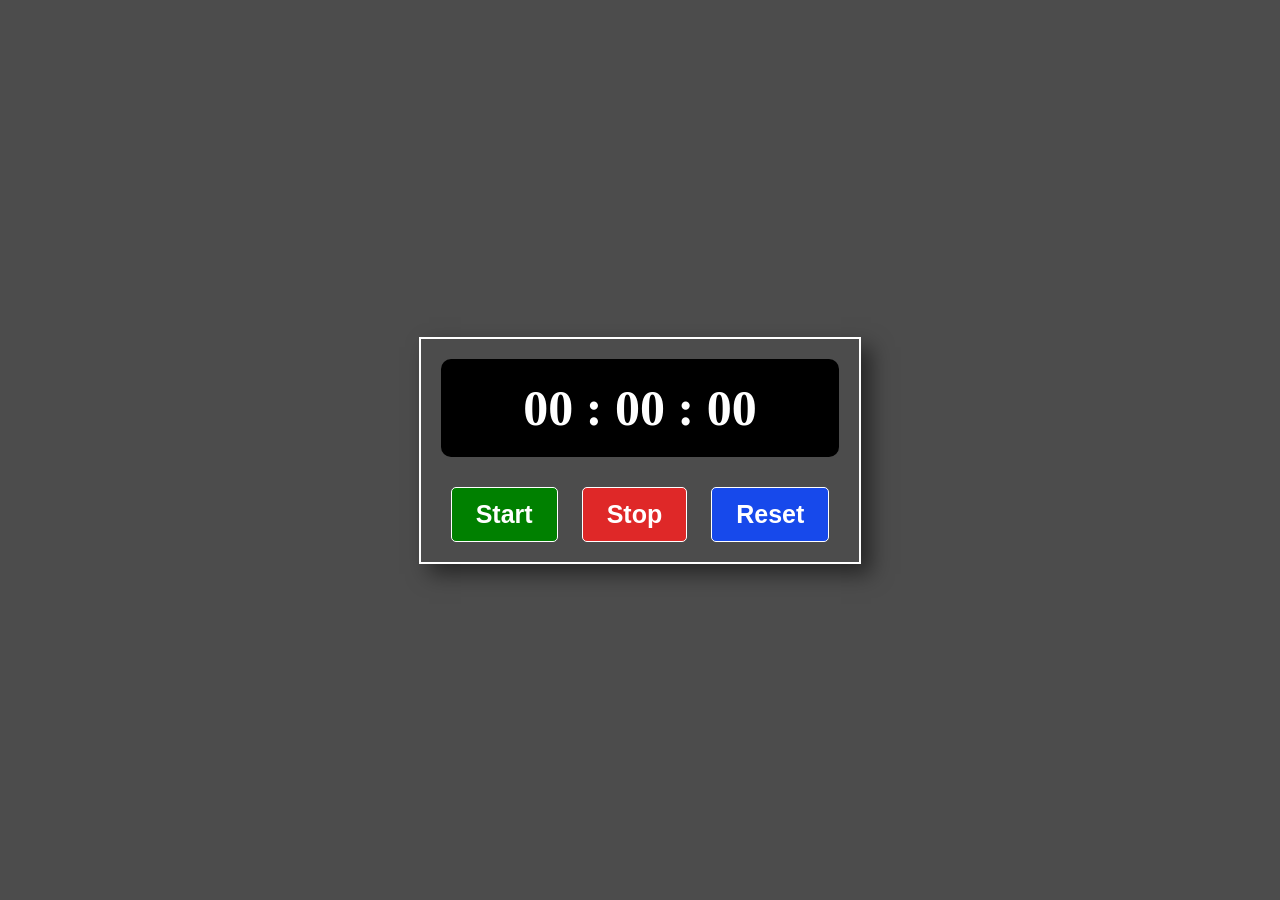
<file: TASK 2/nav.html>
<!DOCTYPE html>
<html lang="en">
<head>
    <meta charset="UTF-8">
    <meta name="viewport" content="width=device-width, initial-scale=1.0">
    <title>Stopwatch</title>
    <link rel="stylesheet" href="nav.css">  <!-- Link to your CSS file -->
</head>
<body>

  <div class="container">
    <div class="stopwatch">
        <div class="display">00 : 00 : 00</div> <!-- Initial display -->
    </div>

    <div class="buttons">
       <button class="btn" id="startbtn">Start</button>
       <button class="btn" id="stopbtn">Stop</button>
       <button class="btn" id="resetbtn">Reset</button>    
    </div>
  </div>
    
  <script src="nav.js"></script>  <!-- Link to your JavaScript file -->
</body>
</html>
</file>
<file: Amazon-Clon/style.css>
@import url('https://fonts.googleapis.com/css2?family=Outfit:wght@100..900&display=swap');


*{
    margin: 0;
    padding: 0;
    box-sizing: border-box;
    font-family: Outfit;
}
body{
    background: #dadada;
}
a{
text-decoration: none;
color: inherit;
}
nav{
    display: flex;
    align-items: center;
    justify-content: space-between;
    background: #131921;
    padding: 10px 20px;
    color: #fff;
}
.nav-country{
    display: flex;
    align-items: end;
    margin-left: 15px;
    font-size: 13px;
    color: #c4c4c4;
}
.nav-country h1{
    color: white;
    font-size: 14px;
}
.nav-search{
    flex: 1;
    display: flex;
    align-items: center;
    background: #fff;
    color: grey;
    max-width: 1000px;
    border-radius: 4px;
    margin-left: 15px;

}
.nav-search-cat{
    display: flex;
    align-items: center;
    padding: 10px 20px;
    gap: 5px;
    background: #e5e5e5;
    border-radius: 4px 0 0 4px;
}
.nav-search-input{
    border: none;
    outline: none;
    padding-left: 20px;
    width: 100%;
}
.nav-search-icon{
    max-width: 41px;
    padding: 8px;
    background: #ffd64f;
    border: 0 4px 4px 0;

}
.nav-lang{
    display: flex;
    align-items: center;
    gap: 2px;
    font-weight: 600;
    margin-left: 15px;
}
.nav-text{
    margin-left: 15px;

}
.nav-text p {
    font-size: 10px;
}
.nav-text h1 {
    font-size: 14px;
}
.nav-cart {
    display: flex;
    align-items: center;
    margin: 0px 15px;
}
.nav-bottom{
    display: flex;
    align-items: center;
    gap: 20px;
    padding: 8px 20px;
    background: #232f3e;
    color: #fff;
    font-size: 15px;
}
.nav-bottom div {
display: flex;
align-items: center;
gap: 5px;
font-weight: 500;
}
.header-slider ul{
    display: flex;
    overflow-y: hidden;


}
.header-img{
    max-width: 100%;
    mask-image: linear-gradient(to bottom, #000000 50%, transparent 100%);
}
.header-slider a{
    position: absolute;
    top: 20%;
    z-index: 1;
    padding: 5vh 1vw;
    background: #ffffff4f;
    color: #0000007b;
    text-decoration: none;
    font-weight: 600;
    cursor: pointer;
    font-size: 18px;
}
.control_next{
    right: 0;

}
.box-row{
    display: flex;
    flex-wrap: wrap;
    row-gap: 20px;
    justify-content: space-between;
    margin: 20px 30px;
}
.box-col{
    display: flex;
    flex-direction: column;
    gap: 10px;
    padding: 15px 20px;
    background: #fff;
    max-width: 24%;
    min-height: 200px;
    z-index: 1;
}
.box-col a {
    font-size: 13px;
    color: #099999;
    font-weight: 500;
}
.header-box {
    margin-top: -20vw;
}
.product-slider{
    background: #fff;
    margin: 0 30px;
    padding: 20px;
    margin-bottom: 15px;
}
.product-slider .products {
    display: flex;
    overflow-x: auto;
    gap: 20px;
    margin-top: 10px;
}
.product-slider .products img {
    max-width: 200px;
    max-height: 200px;
}
.product-slider .products::-webkit-scrollbar{
    display: none;
}

.product-slider-with-price {
    background: #fff;
    padding: 20px;
    margin: 0 30px;
    margin-bottom: 15px;
}
.product-slider-with-price .products{
    display: flex;
    overflow: auto;
    gap: 10px;
    margin-top: 10px;
}
.product-slider-with-price .products::-webkit-scrollbar{
    display: none;
}
.product-card {
    display: flex;
    flex-direction: column;
    justify-content: end;
    min-width: 210px;
    background: #fbfbfb;
}
.product-card img{
    width: 110px;
    margin: 0 50px;
}
.product-offer p {
    background: #be0b3b;
    color: #fff;
    display: inline-block;
    padding: 2px 5px;
    border-radius: 2px;
    margin: 8px 0;
    font-size: 13px;
}
.product-offer span {
    color: #be0b3b;
    font-weight: 500;
    font-size: 12px;

}
.product-price {
    color: grey;
    font-size: 13px;

}
.product-card h4 {
    color: #525252;
    font-size: 15px;
    font-weight: 400;
}
footer{
    display: flex;
    justify-content: space-between;
    align-items: center;
    color: #fff;
    background: #131921;
    padding: 20px 60px;
}
</file>
<file: netflix/index.css>
*{
    margin: 0;
    padding: 0;
    font-family: 'poppins',sans-serif;
    box-sizing: border-box;

}

body{
    background: #000;
    color: #fff;
}

.header{
    width: 100%;
    height: 100vh;
    background-image: linear-gradient(rgba(0,0,0,0.7),rgba(0,0,0,0.7)),url(images/header-image.png);
    background-size: cover;
    background-position: center;
    padding: 10px 8%;
    position: relative;
}

nav{
    display:flex;
    align-items: center;
    justify-content: space-between;
    padding: 10px 0;
    
}

.logo{
    width: 150px;
    cursor: pointer;
}

nav button{
    border: 0;
    outline: 0;
    background: #db0001;
    color: #fff;
    padding: 7px 20px ;
    font-size: 12px;
    border-radius: 4px;
    margin-right: 10px;
    cursor: pointer;
}

.language-btn{
    display: inline-flex;
    align-items: center;
    background: transparent;
    border: 1px solid #fff;
    padding: 7px 10px;
}

.language-btn img{
    width: 10px;
    margin-left: 10px;
}

.header-content{
    position: absolute;
    top: 50%;
    left: 50%;
    transform: translate(-50%, -50%);
    text-align: center;
    margin-top: 100px;
}
.header-content h1{
    font-size: 60px;
    line-height: 70px;
    font-weight: 600;
max-width: 650px;


}
.header-content h3 {
    font-weight: 400;
    margin-bottom: 20px;
}
.email-signup {
    background: #ffffff;
    border: #000 solid 1px;
    border-radius: 4px ;
    display: flex;
    align-items: center;
    margin-top: 30px;
    overflow: hidden;
}
.email-signup input{
    flex: 1;
    border: 0;
    outline: 0;
    margin-left: 20px;
    background:#ffffff;
    
  
}   
.email-signup button{
     background: #db0001;
     border: 0;
     outline: 0;
     color: #fff;
     font-size: 16px;
     cursor: pointer;
     padding: 15px 30px;

}
.features {
    font-size: 22px;
    padding: 50px 12%;
    border-top: 6px solid #333;
    border-bottom: 6px solid #333;
    

}
.row
{
    display: flex;
    width: 100%;
    align-items: center;
 flex-wrap: wrap;
 padding: 50px 0;
 
 

}
.text-col {
    flex-basis: 50%;
    margin-bottom: 20px;
    

}
.img-col{
    flex-basis: 50%;
    margin-bottom: 20px;
    
}
.img-col img {
    display: block;
    width: 90%;
    margin: auto;
}
.features h2{
    font-size: 50px;
    font-weight: 600;
    margin-bottom: 20px;
}
.faq{
    padding: 10px 12%;
    text-align: center;
    font-size: 18px;

}
.faq h2 {
    font-weight: 500;
    font-size: 40px;

}.accordion {
    margin: 60px auto;
width: 100%;
max-width: 750px;
}
.accordion li {
    list-style: none;
    width: 100%;
    padding: 5px;

}
.accordion li label {
    display: flex;
    align-items: center;
    padding: 20px;
    font-size: 18px;
    font-weight: 500;
    background: #303030;
    margin-bottom: 2px;
    cursor: pointer;
position: relative;
}
label::after{
    content: '+';
    font-size: 34px;
    position: absolute;
    right: 20px;
    transition: transform 0.5s;
}

input[type="radio"]
{
    display: none;

}
.accordion .content{
    background: #303030;
    text-align: left;
    padding: 0 20px;
    max-height: 0;
    overflow: hidden;
    transition: max-height 0.5s, padding 0.5s;
}
.accordion input[type="radio"]:checked +label + .content {
    max-height: 600px;
    padding: 30px 20px;
}
.accordion input[type="radio"]:checked +label::after{
    transform: rotate(135deg);

}
.faq .email-signup {
    max-width: 600px;
    margin: 20px auto 60px;

}
.faq small{
    font-size: 13px;
}
.footer {
    padding: 50px 15% 10px;
    border-top: 6px solid #333;
    color: #777;

}
.footer h2{
    font-size: 18px;
    font-weight: 400;
    margin-bottom: 30px;
}
.footer .col {
    flex-basis: 25%;
    flex-grow: 1;
    margin-bottom: 20px;
}
.footer .col a {
    display: block;
    text-decoration: none;
    color: #777;
    font-size: 14px;
    margin-bottom: 10px ;
}
.footer .row {
    align-items: flex-start;
    padding: 10px 0;
}
.footer .language-btn {
    color: #fff;
    padding: 10px 20px;
    border-radius: 3px;
}
.copyright {
    font-size: 14px;
    margin-top: 20px;
    margin-bottom: 10px;
}
@media only screen and (max-width:600px){
    .logo{
        width: 100px;
    }
    nav button {
        padding: 5px 10px;        
    }
    nav .language-btn {
        padding: 4px 8px;
    }
    .header-content {
        position: unset;
        transform: none;
        padding-top: 150px;

    }
    .header-content h1 {
        font-size: 30px;

    }.email-signup {
        font-size: 12px;
        padding: 10px 15px;

    }
    .text-col, .img-col{
        flex-basis: 100%;

    }
    .features h2{
        font-size: 30px;
    }
    .features p {
        font-size: 15px;
    }
    .row:nth-child(2),.row:nth-child(4){
    flex-direction: column-reverse;
}
.features .row{
    padding: 10px 0;
}
.faq h2 {
    font-size: 20px;
}
.accordion .content {
    font-size: 14px;
}
.accordion li label{
    padding: 10px;
    font-size: 14px;
}
label::after{
    font-size: 22px;
}
}
</file>
<file: weather/style.css>
*{
    margin: 0;
    padding: 0;
    box-sizing: border-box;
    font-family: 'Poppins', sans-serif;
}
body{
    color: rgb(223, 211, 171);
    background: linear-gradient(145deg, rgb(255, 255, 255), rgb(255, 255, 0));
}
.topic{
    height: 30px;
    width: auto;
    background: linear-gradient(125deg, rgb(149, 250, 118), #7c73f1);
    text-align: center;
    font-weight: 700;  
}
.topic p{
    text-align: center;
    font-weight: 600;
    justify-content: center;
    font-size: x-large;
    font-family: 'Gill Sans', 'Gill Sans MT', Calibri, 'Trebuchet MS', sans-serif;
}
.card {
    width: 90%;
    max-width: 470px;
    background: linear-gradient(135deg, #8eccce, #7ae47a);
    color: #fff;
    margin: 100px auto 0;
    border-radius: 20px;
    padding: 40px 35px;
    text-align: center;
    

}
.search {
    width: 100%;
    display: flex;
    align-items: center;
    justify-content: space-between;
}
.search input {
    border: 0;
    outline: 0;
    background: #ebfffc;
    color: #555;
    padding: 10px 25px;
    height: 60px;
    border-radius: 30px;
    flex: 1;
    margin-right: 16px;
    font-size: 16px;
}
.search button {
    border: 0;
    outline: 0;
    background: #ebfffc;
    border-radius: 50px;
    width: 60px;
    height: 60px; 
    cursor:pointer;
}
.search button img {
    width: 16px; 
}

.weather-icon {
    width: 170px;
    margin-top: 30px;

}
.weather h1 {
    font-size: 80px;
    font-weight: 400;

}
.weather h1 {
    font-size: 45px;
    font-weight: 400;
    margin-top: -10px;
}
.details {
    display: flex;
    align-items: center;
    justify-content: space-between;
    padding: 0 20px;
    margin-top: 50px;
}
.col {
    display: flex;
    align-items: center;
    text-align: left;

}
.col img {
    width: 40px;
    margin-right: 10px;
}
.humidity, .wind 
{
    font-size: 28px;
    margin-top: -6px;
}
.weather{
    display: none;
}
.error
{
    text-align: left;
    font-size: 14px;
    margin-left: 10px;
    margin-top: 10px;
    display: none;
}
</file>
<file: TASK 3/tic-tac-toe-master/style.css>
* {
    padding: 0;
    margin: 0;
    font-family: 'Itim', cursive;
}

.background {
    background-color: #12181B;
    height: 100vh;
    padding-top: 1px;
}

.title {
    color: white;
    text-align: center;
    font-size: 40px;
    margin-top: 10%;
}

.display {
    color: white;
    font-size: 25px;
    text-align: center;
    margin-top: 1em;
    margin-bottom: 1em;
}

.hide {
    display: none;
}

.container {
    margin: 0 auto;
    display: grid;
    grid-template-columns: 33% 33% 33%;
    grid-template-rows: 33% 33% 33%;
    max-width: 300px;

}

.tile {
    border: 1px solid white;
    min-width: 100px;
    min-height: 100px;
    display: flex;
    justify-content: center;
    align-items: center;
    font-size: 50px;
    cursor: pointer;
}

.playerX {
    color: #09C372;
}

.playerO {
    color: #498AFB;
}

.controls {
    display: flex;
    flex-direction: row;
    justify-content: center;
    align-items: center;
    margin-top: 1em;
}

.controls button {
    color: white;
    padding: 8px;
    border-radius: 8px;
    border: none;
    font-size: 20px;
    margin-left: 1em;
    cursor: pointer;
}

.restart {
    background-color: #498AFB;
}

#reset {
    background-color: #FF3860;
}
</file>
<file: TASK 2/nav.css>
/* Universal reset for padding and margin */
* {
    box-sizing: border-box;
    padding: 0;
    margin: 0;
}

/* Body styling */
body {
    background-color: rgba(0, 0, 0, 0.7);
    height: 100vh;
    color: white;
    display: flex;
    justify-content: center;
    align-items: center;
    transition: background-color 1s;
}

/* Container styling */
.container {
    border: 2px solid white;
    padding: 20px;
    box-shadow: 10px 10px 20px rgba(0, 0, 0, 0.5);
}

/* Stopwatch styling */
.stopwatch {
    background-color: black;
    padding: 20px;
    text-align: center;
    border-radius: 10px;
}

/* Display styling */
.display {
    font-size: 50px;
    font-weight: 600;
}

/* Buttons container styling */
.buttons {
    margin-top: 30px;
}

/* Individual button styling */
.btn {
    font-size: 25px;
    font-weight: 600;
    background: none;
    border: none;
    color: white;
    padding: 12px 24px;
    margin: 0 10px;
    cursor: pointer;
    border: 1px solid white;
    border-radius: 5px;
    transition: background-color 0.3s;
}

/* Start button styling */
#startbtn {
    background: green;
}

#startbtn:hover {
    background: rgba(0, 81, 0, 0.74);
}

/* Stop button styling */
#stopbtn {
    background: rgb(223, 40, 40);
}

#stopbtn:hover {
    background: rgba(114, 4, 4, 0.74);
}

/* Reset button styling */
#resetbtn {
    background: rgb(23, 73, 235);
}

#resetbtn:hover {
    background: rgba(21, 7, 148, 0.74);
}
</file>
